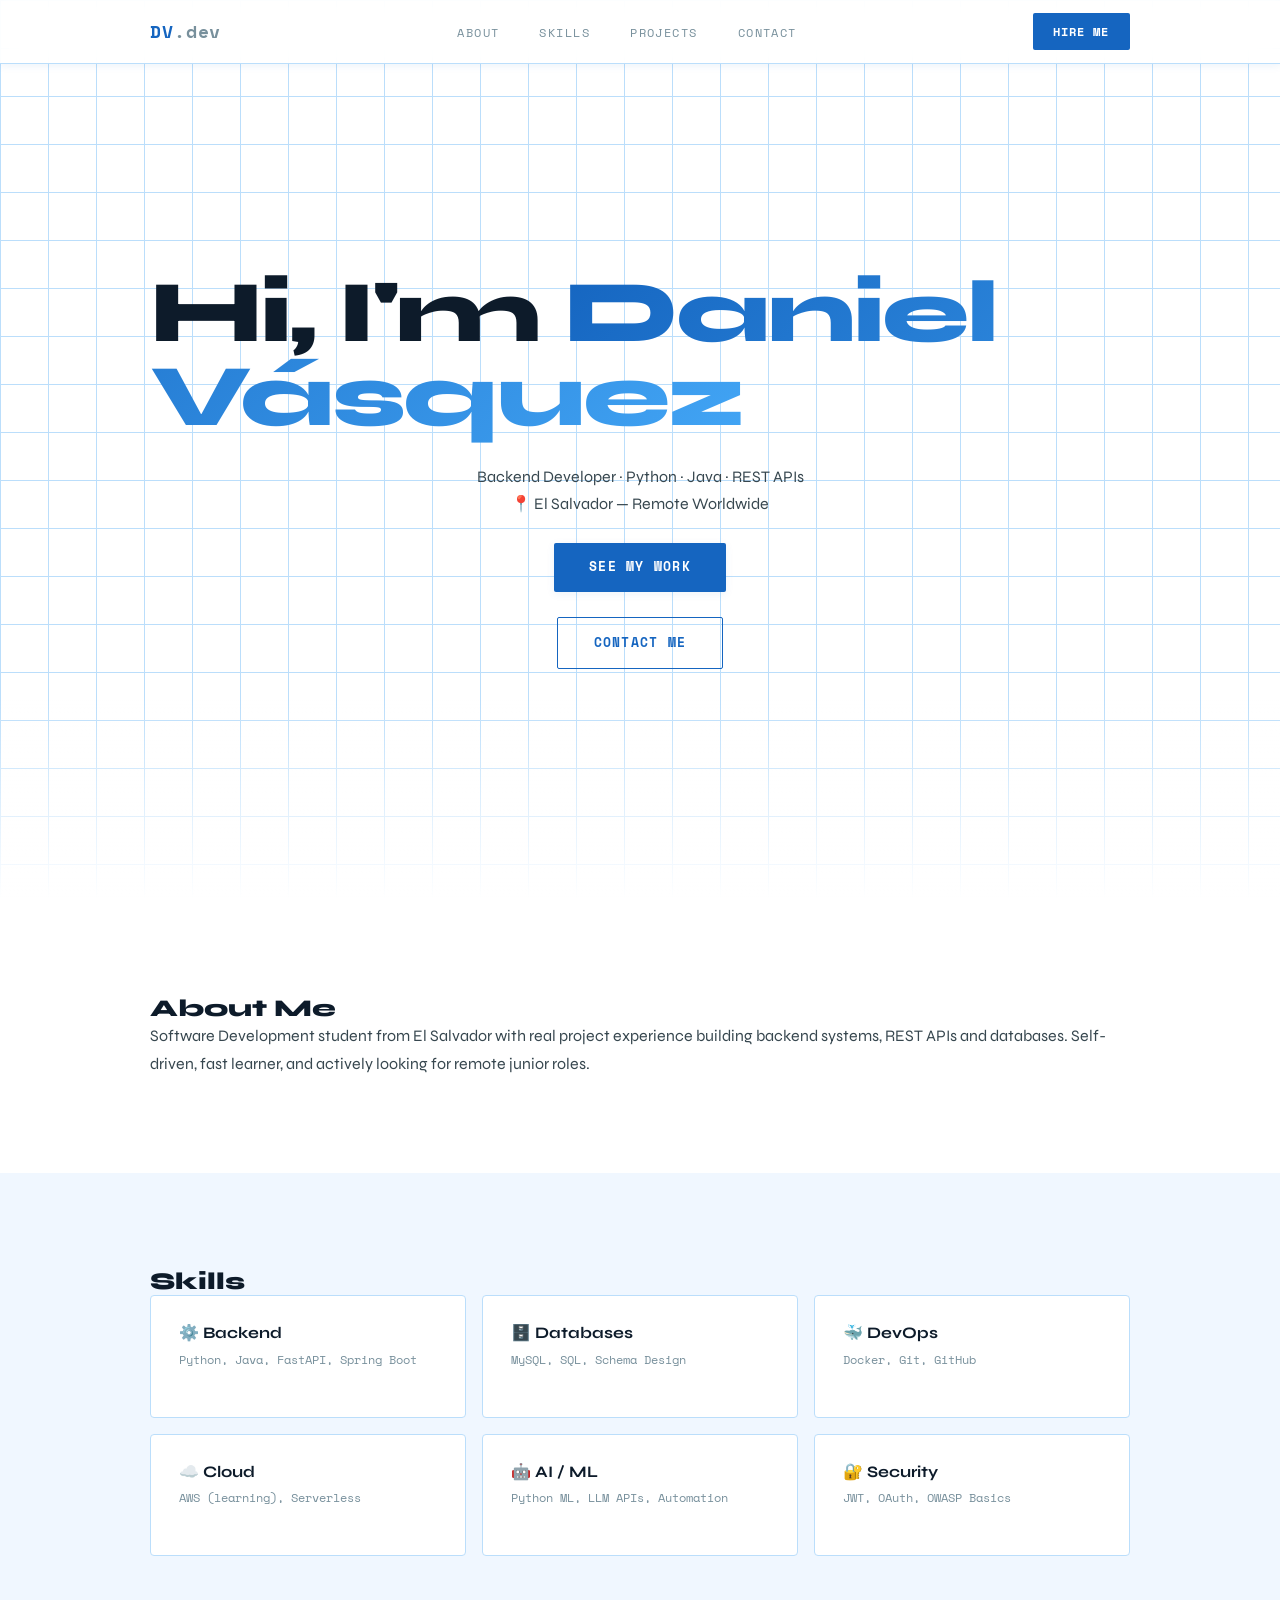
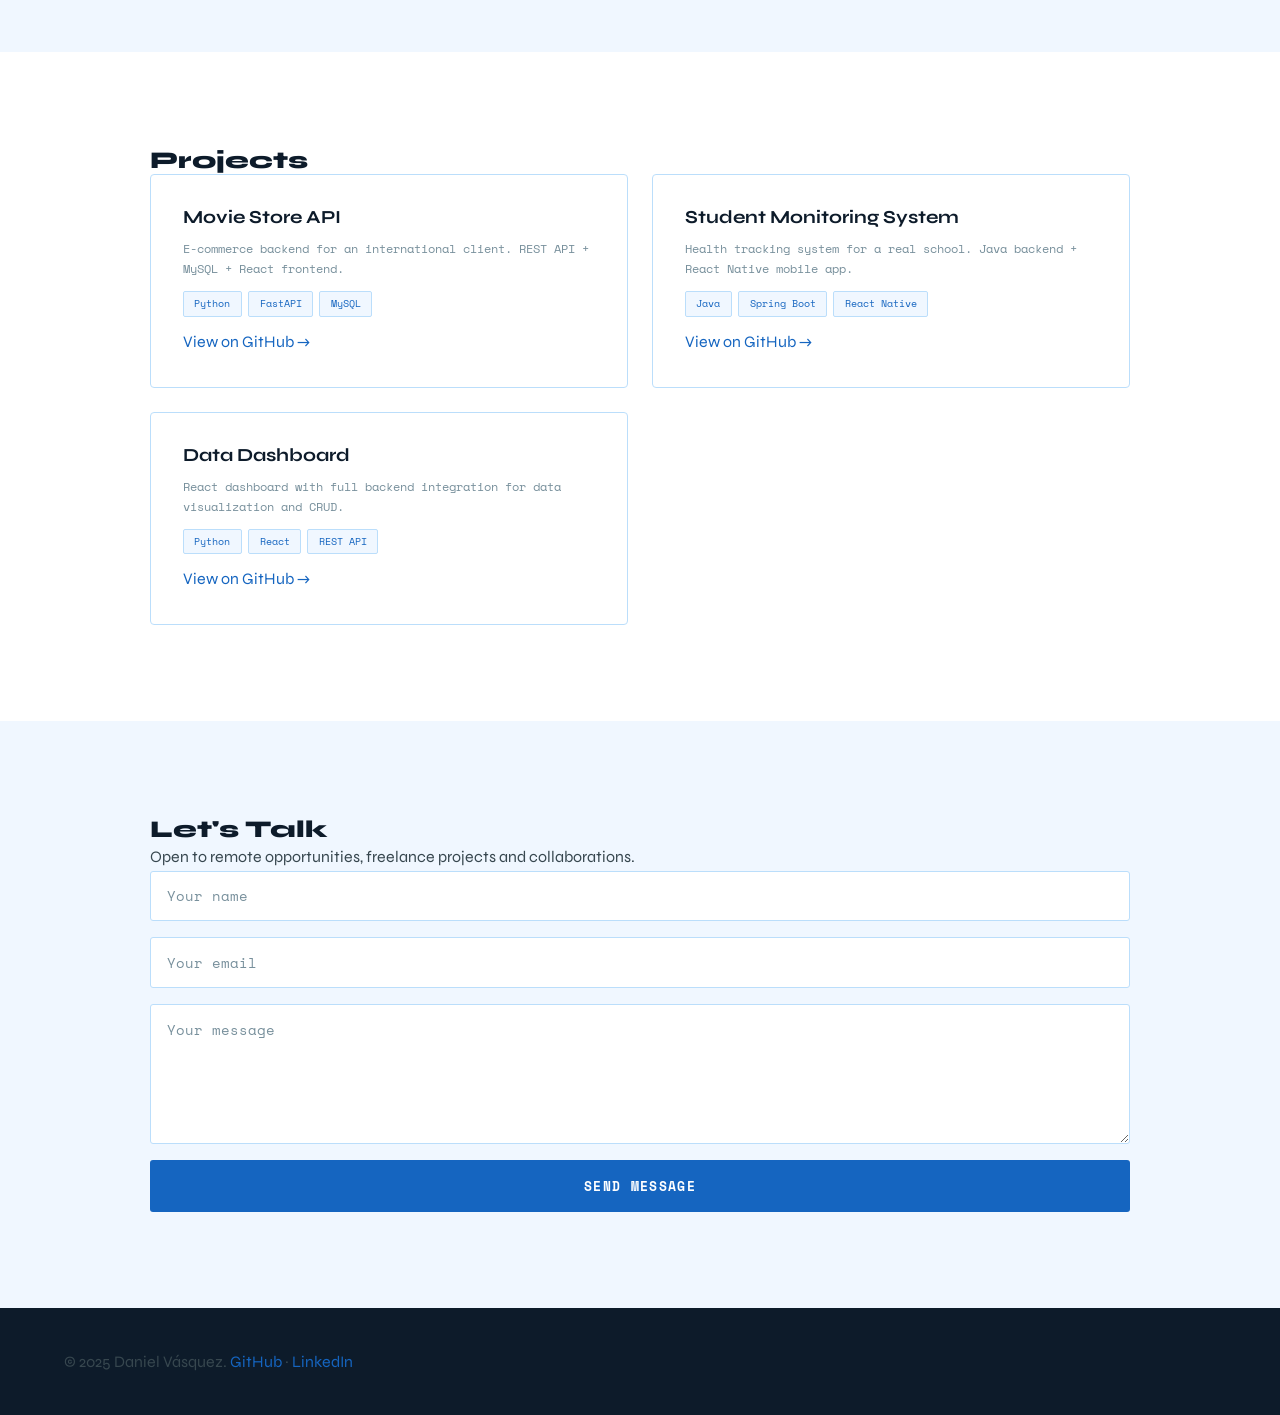
<file: index.html>
<!DOCTYPE html>
<html lang="en">
<head>
    <meta charset="UTF-8">
    <meta name="viewport" content="width=device-width, initial-scale=1.0">
    <title>Daniel Vasquez - Backend Developer</title>
    <link rel="preconnect" href="https://fonts.googleapis.com">
    <link rel="stylesheet" href="css/style.css">
<link href="https://fonts.googleapis.com/css2?family=Space+Mono:wght@400;700&family=Syne:wght@400;700;800&display=swap" rel="stylesheet">
</head>
<body>

    <nav id="navbar">
  <div class="nav-inner">
    <div class="nav-logo">DV<span>.dev</span></div>
    <ul class="nav-links">
      <li><a href="#about">About</a></li>
      <li><a href="#skills">Skills</a></li>
      <li><a href="#projects">Projects</a></li>
      <li><a href="#contact">Contact</a></li>
    </ul>
    <!-- Este botón solo se ve en móvil (CSS lo controla) -->
    <button class="nav-toggle" aria-label="Toggle menu">
      <span></span>
      <span></span>
      <span></span>
    </button>
    <a href="mailto:danielvasquezorellana03@gmail.com" class="nav-cta">Hire me</a>
  </div>
</nav>

    <section id="hero">
    <h1>Hi, I'm <span class="highlight">Daniel Vásquez</span></h1>
    <p class="subtitle">Backend Developer · Python · Java · REST APIs</p>
    <p class="location">📍 El Salvador — Remote Worldwide</p>
    <br>
    <a href="#projects" class="btn-primary">See my work</a>
  <br>
    <a href="#contact" class="btn-outline">Contact me</a>
  </section>

  <!-- ABOUT -->
  <section id="about" class="reveal">
    <h2>About Me</h2>
    <p>
      Software Development student from El Salvador with real project experience
      building backend systems, REST APIs and databases. Self-driven, fast learner,
      and actively looking for remote junior roles.
    </p>
  </section>



  <!-- SKILLS -->
  <section id="skills" class="reveal">
    <h2>Skills</h2>
    <div class="skills-grid">

      <div class="skill-card">
        <h3>⚙️ Backend</h3>
        <p>Python, Java, FastAPI, Spring Boot</p>
      </div>

      <div class="skill-card">
        <h3>🗄️ Databases</h3>
        <p>MySQL, SQL, Schema Design</p>
      </div>

      <div class="skill-card">
        <h3>🐳 DevOps</h3>
        <p>Docker, Git, GitHub</p>
      </div>

      <div class="skill-card">
        <h3>☁️ Cloud</h3>
        <p>AWS (learning), Serverless</p>
      </div>

      <div class="skill-card">
        <h3>🤖 AI / ML</h3>
        <p>Python ML, LLM APIs, Automation</p>
      </div>

      <div class="skill-card">
        <h3>🔐 Security</h3>
        <p>JWT, OAuth, OWASP Basics</p>
      </div>

    </div>
  </section>

  <!-- PROJECTS -->
  <section id="projects" class="reveal">
    <h2>Projects</h2>
    <div class="projects-grid">

      <div class="project-card">
        <h3>Movie Store API</h3>
        <p>E-commerce backend for an international client. REST API + MySQL + React frontend.</p>
        <div class="project-tags">
          <span>Python</span>
          <span>FastAPI</span>
          <span>MySQL</span>
        </div>
        <a href="https://github.com/DanielVasquezz" target="_blank">View on GitHub →</a>
      </div>

      <div class="project-card">
        <h3>Student Monitoring System</h3>
        <p>Health tracking system for a real school. Java backend + React Native mobile app.</p>
        <div class="project-tags">
          <span>Java</span>
          <span>Spring Boot</span>
          <span>React Native</span>
        </div>
        <a href="https://github.com/DanielVasquezz" target="_blank">View on GitHub →</a>
      </div>

      <div class="project-card">
        <h3>Data Dashboard</h3>
        <p>React dashboard with full backend integration for data visualization and CRUD.</p>
        <div class="project-tags">
          <span>Python</span>
          <span>React</span>
          <span>REST API</span>
        </div>
        <a href="https://github.com/DanielVasquezz" target="_blank">View on GitHub →</a>
      </div>

    </div>
  </section>

  <!-- CONTACT -->
  <section id="contact" class="reveal">
    <h2>Let's Talk</h2>
    <p>Open to remote opportunities, freelance projects and collaborations.</p>

    <form id="contact-form">
      <input type="text"  id="name"    placeholder="Your name"    required />
      <input type="email" id="email"   placeholder="Your email"   required />
      <textarea           id="message" placeholder="Your message" required></textarea>
      <button type="submit">Send message</button>
    </form>

    <p id="form-response"></p>
  </section>

  <footer>
    <p>© 2025 Daniel Vásquez.
         <a href="https://github.com/DanielVasquezz">GitHub</a> ·
      <a href="https://www.linkedin.com/in/daniel-vasquez-047a36340/">LinkedIn</a>
    </p>
  </footer>
  
<script type="module" src="js/main.js"></script>


</body>
</html>
</file>
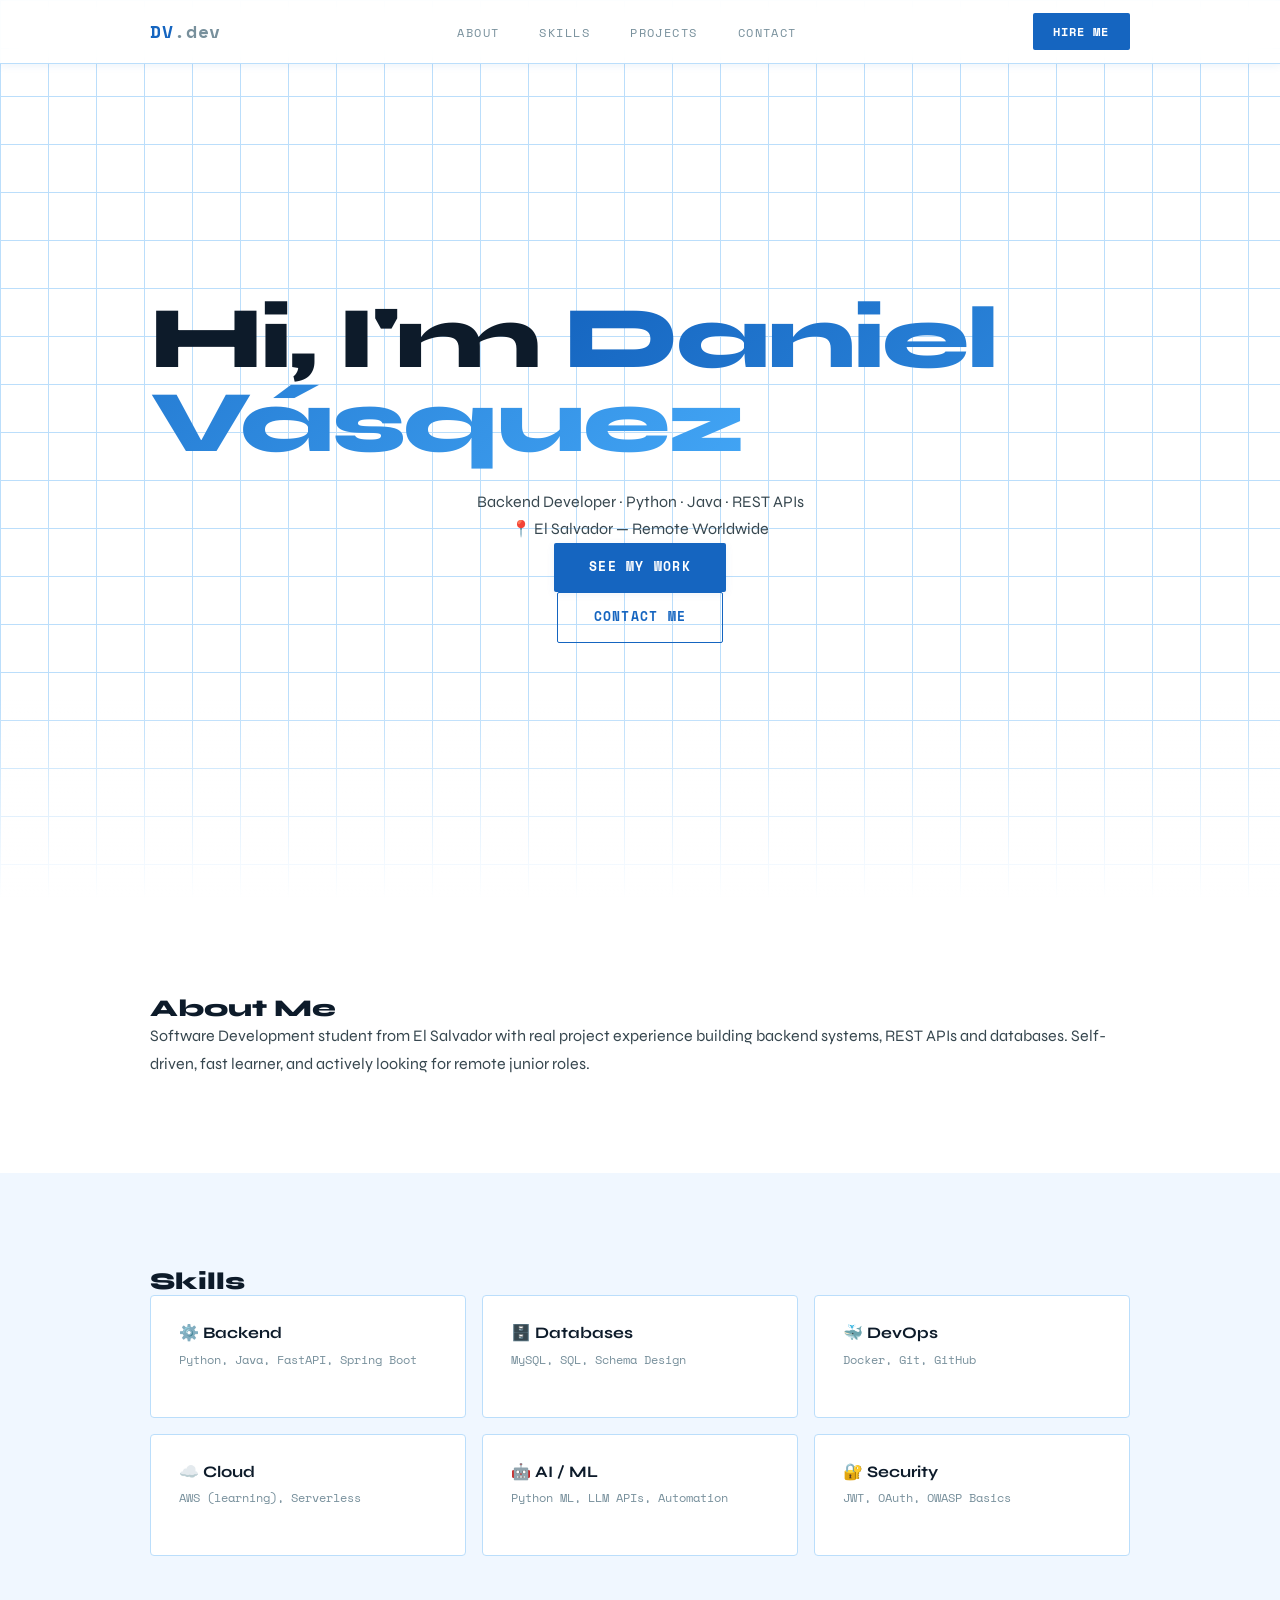
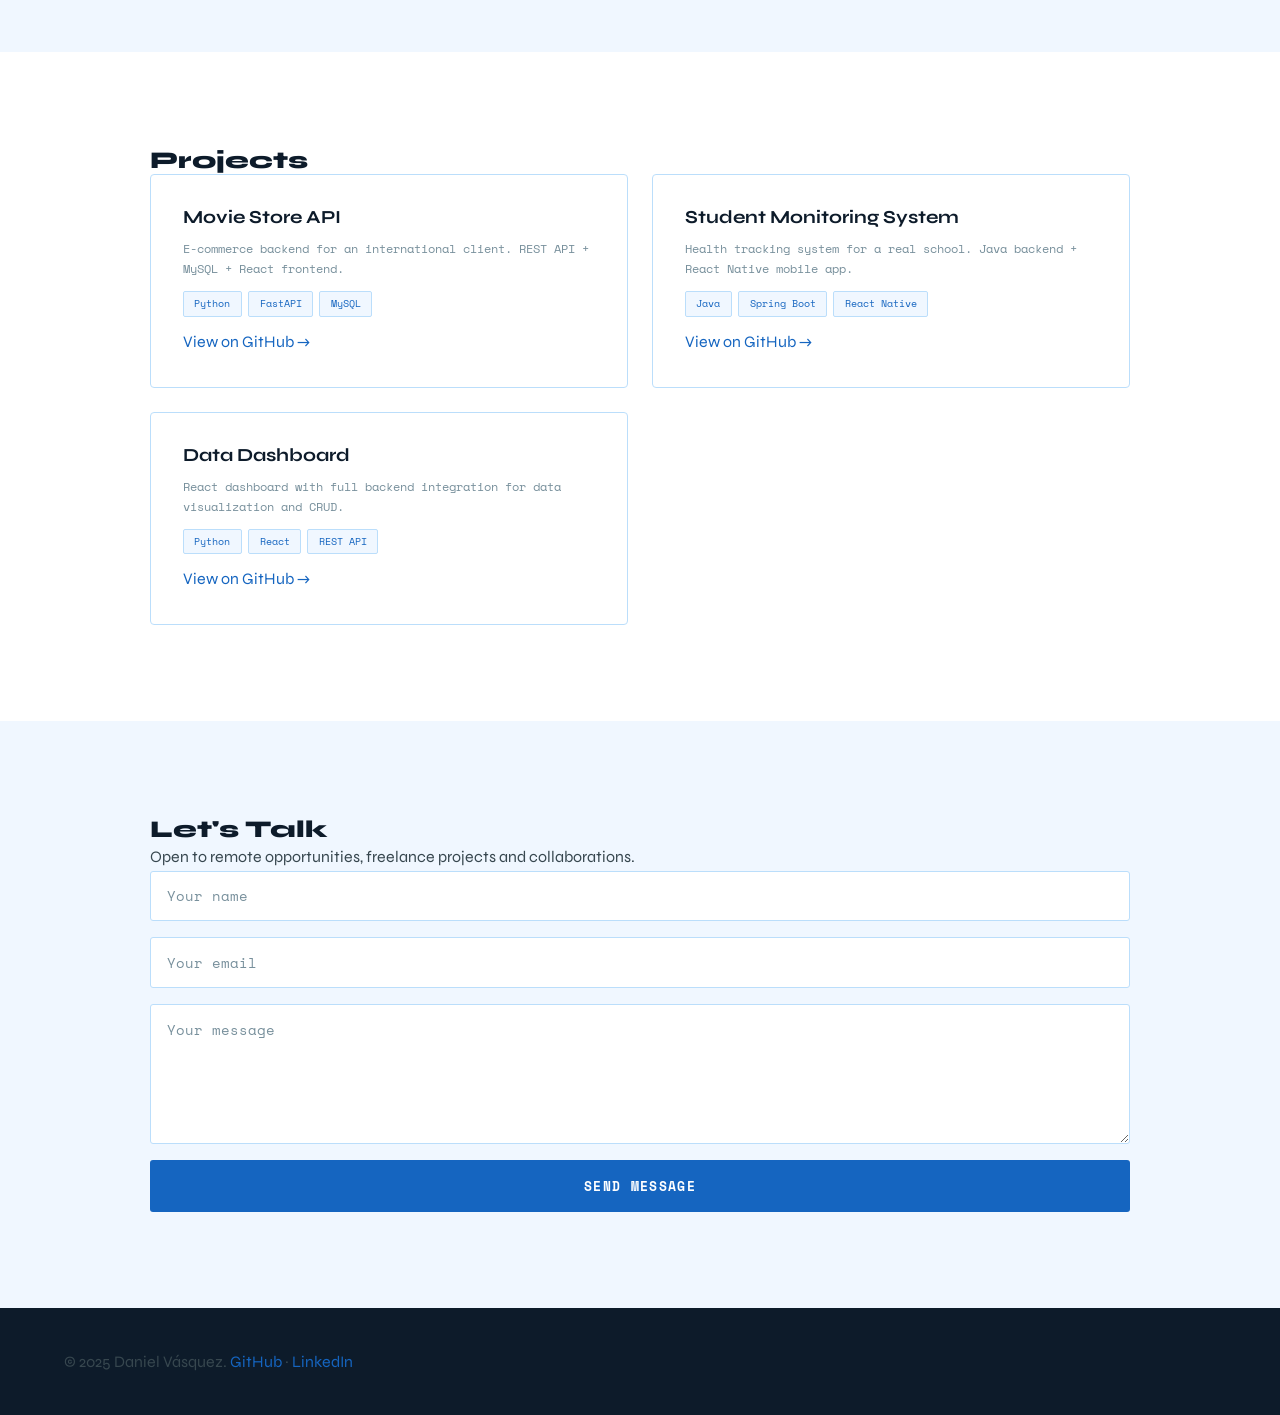
<file: frontend/index.html>
<!DOCTYPE html>
<html lang="en">
<head>
    <meta charset="UTF-8">
    <meta name="viewport" content="width=device-width, initial-scale=1.0">
    <title>Daniel Vasquez - Backend Developer</title>
    <link rel="preconnect" href="https://fonts.googleapis.com">
    <link rel="stylesheet" href="css/style.css">
<link href="https://fonts.googleapis.com/css2?family=Space+Mono:wght@400;700&family=Syne:wght@400;700;800&display=swap" rel="stylesheet">
</head>
<body>

    <nav id="navbar">
  <div class="nav-inner">
    <div class="nav-logo">DV<span>.dev</span></div>
    <ul class="nav-links">
      <li><a href="#about">About</a></li>
      <li><a href="#skills">Skills</a></li>
      <li><a href="#projects">Projects</a></li>
      <li><a href="#contact">Contact</a></li>
    </ul>
    <!-- Este botón solo se ve en móvil (CSS lo controla) -->
    <button class="nav-toggle" aria-label="Toggle menu">
      <span></span>
      <span></span>
      <span></span>
    </button>
    <a href="mailto:danielvasquezorellana03@gmail.com" class="nav-cta">Hire me</a>
  </div>
</nav>

    <section id="hero">
    <h1>Hi, I'm <span class="highlight">Daniel Vásquez</span></h1>
    <p class="subtitle">Backend Developer · Python · Java · REST APIs</p>
    <p class="location">📍 El Salvador — Remote Worldwide</p>
    <a href="#projects" class="btn-primary">See my work</a>
    <a href="#contact" class="btn-outline">Contact me</a>
  </section>

  <!-- ABOUT -->
  <section id="about" class="reveal">
    <h2>About Me</h2>
    <p>
      Software Development student from El Salvador with real project experience
      building backend systems, REST APIs and databases. Self-driven, fast learner,
      and actively looking for remote junior roles.
    </p>
  </section>



  <!-- SKILLS -->
  <section id="skills" class="reveal">
    <h2>Skills</h2>
    <div class="skills-grid">

      <div class="skill-card">
        <h3>⚙️ Backend</h3>
        <p>Python, Java, FastAPI, Spring Boot</p>
      </div>

      <div class="skill-card">
        <h3>🗄️ Databases</h3>
        <p>MySQL, SQL, Schema Design</p>
      </div>

      <div class="skill-card">
        <h3>🐳 DevOps</h3>
        <p>Docker, Git, GitHub</p>
      </div>

      <div class="skill-card">
        <h3>☁️ Cloud</h3>
        <p>AWS (learning), Serverless</p>
      </div>

      <div class="skill-card">
        <h3>🤖 AI / ML</h3>
        <p>Python ML, LLM APIs, Automation</p>
      </div>

      <div class="skill-card">
        <h3>🔐 Security</h3>
        <p>JWT, OAuth, OWASP Basics</p>
      </div>

    </div>
  </section>

  <!-- PROJECTS -->
  <section id="projects" class="reveal">
    <h2>Projects</h2>
    <div class="projects-grid">

      <div class="project-card">
        <h3>Movie Store API</h3>
        <p>E-commerce backend for an international client. REST API + MySQL + React frontend.</p>
        <div class="project-tags">
          <span>Python</span>
          <span>FastAPI</span>
          <span>MySQL</span>
        </div>
        <a href="https://github.com/DanielVasquezz" target="_blank">View on GitHub →</a>
      </div>

      <div class="project-card">
        <h3>Student Monitoring System</h3>
        <p>Health tracking system for a real school. Java backend + React Native mobile app.</p>
        <div class="project-tags">
          <span>Java</span>
          <span>Spring Boot</span>
          <span>React Native</span>
        </div>
        <a href="https://github.com/DanielVasquezz" target="_blank">View on GitHub →</a>
      </div>

      <div class="project-card">
        <h3>Data Dashboard</h3>
        <p>React dashboard with full backend integration for data visualization and CRUD.</p>
        <div class="project-tags">
          <span>Python</span>
          <span>React</span>
          <span>REST API</span>
        </div>
        <a href="https://github.com/DanielVasquezz" target="_blank">View on GitHub →</a>
      </div>

    </div>
  </section>

  <!-- CONTACT -->
  <section id="contact" class="reveal">
    <h2>Let's Talk</h2>
    <p>Open to remote opportunities, freelance projects and collaborations.</p>

    <form id="contact-form">
      <input type="text"  id="name"    placeholder="Your name"    required />
      <input type="email" id="email"   placeholder="Your email"   required />
      <textarea           id="message" placeholder="Your message" required></textarea>
      <button type="submit">Send message</button>
    </form>

    <p id="form-response"></p>
  </section>

  <footer>
    <p>© 2025 Daniel Vásquez.
         <a href="https://github.com/DanielVasquezz">GitHub</a> ·
      <a href="https://www.linkedin.com/in/daniel-vasquez-047a36340/">LinkedIn</a>
    </p>
  </footer>
  
<script type="module" src="js/main.js"></script>


</body>
</html>
</file>
<file: css/style.css>
/* ═══════════════════════════════════════════════════════════
   DANIEL VÁSQUEZ · PORTFOLIO
   Tema: Blanco + Azul profesional
   
   ÍNDICE:
   1.  Variables & Reset
   2.  Tipografía base
   3.  Navbar
   4.  Hero
   5.  Botones
   6.  Secciones generales
   7.  Skills
   8.  Projects
   9.  Contact
   10. Footer
   11. Animaciones
   12. Responsive (móvil)
═══════════════════════════════════════════════════════════ */


/* ══════════════════════════════════════════════════════════
   1. VARIABLES & RESET
   
   Las variables CSS (custom properties) son como constantes
   en programación. Las defines una vez aquí y las reutilizas
   en todo el archivo. Si quieres cambiar el azul principal,
   solo cambias --accent aquí y cambia en TODO el sitio.
══════════════════════════════════════════════════════════ */

:root {
  /* Fondos */
  --bg:          #FFFFFF;   /* Fondo principal — blanco puro */
  --bg-soft:     #F0F7FF;   /* Azul muy suave para secciones alternas */
  --surface:     #F8FAFF;   /* Cards y superficies elevadas */

  /* Azules — de más oscuro a más claro */
  --blue-dark:   #0D47A1;   /* Azul muy oscuro, para títulos importantes */
  --accent:      #1565C0;   /* Azul principal — botones, links, acentos */
  --accent-mid:  #1E88E5;   /* Azul medio — hover states */
  --accent-light:#42A5F5;   /* Azul claro — tags, detalles */
  --accent-glow: #90CAF9;   /* Azul pálido — borders, fondos de tags */

  /* Textos */
  --text:        #0D1B2A;   /* Casi negro — texto principal */
  --text-soft:   #37474F;   /* Gris oscuro — texto secundario */
  --muted:       #78909C;   /* Gris medio — metadata, labels */

  /* Bordes y separadores */
  --border:      #BBDEFB;   /* Azul muy claro — bordes suaves */
  --border-dark: #90CAF9;   /* Azul claro — bordes en hover */

  /* Estado y feedback */
  --success:     #2E7D32;   /* Verde — confirmación de formulario */

  /* Tipografías */
  --font-main: 'Syne', sans-serif;       /* Títulos y UI */
  --font-mono: 'Space Mono', monospace;  /* Código, labels, tags */

  /* Sombras */
  --shadow-sm: 0 2px 8px rgba(21, 101, 192, 0.08);
  --shadow-md: 0 8px 24px rgba(21, 101, 192, 0.12);
  --shadow-lg: 0 16px 40px rgba(21, 101, 192, 0.16);
}

/* Reset universal
   Por defecto, los browsers aplican margin y padding a los elementos.
   Esto los limpia para que TÚ controles el espaciado. */
*, *::before, *::after {
  box-sizing: border-box; /* El padding y border se cuentan DENTRO del ancho */
  margin: 0;
  padding: 0;
}

/* scroll-behavior: smooth hace que los links tipo href="#skills"
   desplacen la página suavemente en vez de saltar bruscamente */
html {
  scroll-behavior: smooth;
}

body {
  background: var(--bg);
  color: var(--text);
  font-family: var(--font-main);
  line-height: 1.6;         /* Espacio entre líneas de texto */
  overflow-x: hidden;       /* Oculta scroll horizontal accidental */
}

/* Todos los links sin subrayado por defecto.
   Cada componente define su propio estilo de link */
a {
  text-decoration: none;
  color: var(--accent);
  transition: color 0.2s;
}

a:hover {
  color: var(--accent-mid);
}

/* Las imágenes no se desbordan de su contenedor */
img {
  max-width: 100%;
  display: block;
}


/* ══════════════════════════════════════════════════════════
   2. TIPOGRAFÍA BASE
   
   Jerarquía visual: h1 > h2 > h3 > p
   Cada nivel tiene su propio tamaño y peso.
══════════════════════════════════════════════════════════ */

h1, h2, h3, h4 {
  font-family: var(--font-main);
  font-weight: 800;
  line-height: 1.1;
  color: var(--text);
}

p {
  color: var(--text-soft);
  line-height: 1.7;
}


/* ══════════════════════════════════════════════════════════
   3. NAVBAR
   
   position: fixed = se queda pegada al top siempre.
   backdrop-filter: blur = efecto "cristal esmerilado" moderno.
   z-index: 100 = se superpone sobre todo el contenido.
══════════════════════════════════════════════════════════ */

#navbar {
  position: fixed;
  top: 0;
  left: 0;
  right: 0;
  height: 64px;
  display: flex;
  align-items: center;
  justify-content: space-between;
  padding: 0 5%;

  /* Blanco semi-transparente con desenfoque */
  background: rgba(255, 255, 255, 0.92);
  backdrop-filter: blur(12px);
  -webkit-backdrop-filter: blur(12px); /* Safari necesita el prefijo -webkit- */

  border-bottom: 1px solid var(--border);
  box-shadow: var(--shadow-sm);

  /* z-index controla qué elemento está "encima" en capas.
     100 es suficiente para que esté sobre todo el contenido. */
  z-index: 100;

  /* Transición para cuando el JS le agregue la clase .scrolled */
  transition: box-shadow 0.3s;
}

/* Clase que JavaScript agrega al hacer scroll */
#navbar.scrolled {
  box-shadow: var(--shadow-md);
}

/* Logo del navbar */
.nav-logo {
  font-family: var(--font-mono);
  font-size: 1.1rem;
  font-weight: 700;
  color: var(--accent);
  letter-spacing: 0.05em;
}

/* El .dev del logo en gris */
.nav-logo span {
  color: var(--muted);
}

/* Lista de links — display flex los pone en fila horizontal */
.nav-links {
  display: flex;
  align-items: center;
  gap: 2.5rem;      /* Espacio entre cada link */
  list-style: none; /* Sin bullets de lista */
}

.nav-links a {
  font-family: var(--font-mono);
  font-size: 0.75rem;
  color: var(--muted);
  text-transform: uppercase;
  letter-spacing: 0.12em;
  position: relative; /* Necesario para el ::after del underline */
  transition: color 0.2s;
}

/* Línea animada debajo de cada link al hacer hover
   Truco: empieza con scaleX(0) y crece a scaleX(1) */
.nav-links a::after {
  content: '';
  position: absolute;
  bottom: -4px;
  left: 0;
  right: 0;
  height: 2px;
  background: var(--accent);
  transform: scaleX(0);         /* Empieza invisible */
  transform-origin: left;       /* Crece desde la izquierda */
  transition: transform 0.25s;
}

.nav-links a:hover {
  color: var(--accent);
}

.nav-links a:hover::after {
  transform: scaleX(1);         /* Se hace visible con hover */
}

/* Botón "Hire Me" del navbar */
.nav-cta {
  font-family: var(--font-mono);
  font-size: 0.75rem;
  font-weight: 700;
  color: #FFFFFF;
  background: var(--accent);
  padding: 0.55rem 1.3rem;
  letter-spacing: 0.08em;
  text-transform: uppercase;
  border-radius: 2px;
  transition: background 0.2s, transform 0.15s;
}

.nav-cta:hover {
  background: var(--blue-dark);
  color: #FFFFFF;
  transform: translateY(-1px);
}

/* Botón hamburguesa para móvil — oculto en desktop */
.nav-toggle {
  display: none;
  flex-direction: column;
  gap: 5px;
  cursor: pointer;
  background: none;
  border: none;
  padding: 4px;
}

.nav-toggle span {
  display: block;
  width: 24px;
  height: 2px;
  background: var(--accent);
  transition: transform 0.3s, opacity 0.3s;
}

/* Animación hamburguesa → X cuando el menú está abierto */
.nav-toggle.open span:nth-child(1) { transform: translateY(7px) rotate(45deg); }
.nav-toggle.open span:nth-child(2) { opacity: 0; }
.nav-toggle.open span:nth-child(3) { transform: translateY(-7px) rotate(-45deg); }


/* ══════════════════════════════════════════════════════════
   4. HERO
   
   min-height: 100vh = ocupa toda la altura de la pantalla.
   display flex + justify-content center = centra el contenido.
   El padding-top: 100px empuja el contenido debajo del navbar.
══════════════════════════════════════════════════════════ */

#hero {
  min-height: 100vh;
  display: flex;
  flex-direction: column;
  justify-content: center;
  padding: 100px 5% 60px;

  /* Líneas de cuadrícula decorativas en el fondo */
  background-image:
    linear-gradient(var(--border) 1px, transparent 1px),
    linear-gradient(90deg, var(--border) 1px, transparent 1px);
  background-size: 48px 48px;
  background-color: var(--bg);

  position: relative;
}

/* Degradado que suaviza la cuadrícula hacia abajo */
#hero::after {
  content: '';
  position: absolute;
  bottom: 0;
  left: 0;
  right: 0;
  height: 200px;
  background: linear-gradient(transparent, var(--bg));
  pointer-events: none; /* No bloquea clicks */
}

/* Etiqueta sobre el título — el pequeño texto de arriba */
.hero-tag {
  font-family: var(--font-mono);
  font-size: 0.75rem;
  color: var(--accent);
  letter-spacing: 0.2em;
  text-transform: uppercase;
  margin-bottom: 1.2rem;
  display: flex;
  align-items: center;
  gap: 0.75rem;

  /* Animación de entrada */
  opacity: 0;
  animation: fadeUp 0.6s 0.1s forwards;
}

/* La línea decorativa antes del texto */
.hero-tag::before {
  content: '';
  display: inline-block;
  width: 28px;
  height: 2px;
  background: var(--accent);
}

/* Título principal h1
   clamp(min, preferido, max) = tamaño fluido según pantalla */
#hero h1 {
  font-size: clamp(2.8rem, 7vw, 5.5rem);
  font-weight: 800;
  line-height: 0.95;
  letter-spacing: -0.03em;
  margin-bottom: 1.5rem;

  opacity: 0;
  animation: fadeUp 0.6s 0.25s forwards;
}

/* El apellido en degradado azul */
.highlight {
  background: linear-gradient(135deg, var(--accent), var(--accent-light));
  -webkit-background-clip: text;   /* Recorta el fondo al texto */
  -webkit-text-fill-color: transparent; /* Hace el texto transparente para ver el fondo */
  background-clip: text;
}

/* Subtítulo debajo del nombre */
.hero-subtitle {
  font-family: var(--font-mono);
  font-size: clamp(0.85rem, 1.5vw, 1rem);
  color: var(--text-soft);
  margin-bottom: 0.75rem;
  max-width: 560px;
  line-height: 1.8;

  opacity: 0;
  animation: fadeUp 0.6s 0.4s forwards;
}

/* Ubicación con punto verde animado */
.hero-location {
  display: flex;
  align-items: center;
  gap: 0.5rem;
  font-family: var(--font-mono);
  font-size: 0.8rem;
  color: var(--muted);
  margin-bottom: 2.5rem;

  opacity: 0;
  animation: fadeUp 0.6s 0.5s forwards;
}

/* Punto pulsante de "disponible" */
.status-dot {
  width: 8px;
  height: 8px;
  background: var(--success);
  border-radius: 50%;
  animation: pulse 2s infinite;
}

/* Contenedor de botones */
.hero-actions {
  display: flex;
  gap: 1rem;
  flex-wrap: wrap; /* En móvil se apilan */

  opacity: 0;
  animation: fadeUp 0.6s 0.6s forwards;
}


/* ══════════════════════════════════════════════════════════
   5. BOTONES
   
   display: inline-block es necesario para que padding y
   transform funcionen en elementos <a>.
══════════════════════════════════════════════════════════ */

.btn-primary {
  display: inline-block;
  background: var(--accent);
  color: #FFFFFF;
  font-family: var(--font-mono);
  font-size: 0.8rem;
  font-weight: 700;
  padding: 0.9rem 2.2rem;
  text-transform: uppercase;
  letter-spacing: 0.1em;
  border-radius: 2px;
  box-shadow: var(--shadow-sm);
  transition: background 0.2s, transform 0.15s, box-shadow 0.2s;
}

.btn-primary:hover {
  background: var(--blue-dark);
  color: #FFFFFF;
  transform: translateY(-2px);
  box-shadow: var(--shadow-md);
}

/* Botón secundario — solo borde, sin fondo */
.btn-outline {
  display: inline-block;
  background: transparent;
  color: var(--accent);
  font-family: var(--font-mono);
  font-size: 0.8rem;
  font-weight: 700;
  padding: 0.9rem 2.2rem;
  border: 1.5px solid var(--accent);
  text-transform: uppercase;
  letter-spacing: 0.1em;
  border-radius: 2px;
  transition: background 0.2s, transform 0.15s, color 0.2s;
}

.btn-outline:hover {
  background: var(--bg-soft);
  color: var(--blue-dark);
  border-color: var(--blue-dark);
  transform: translateY(-2px);
}


/* ══════════════════════════════════════════════════════════
   6. SECCIONES GENERALES
   
   Alternamos el color de fondo entre secciones para dar
   separación visual sin usar líneas o borders.
══════════════════════════════════════════════════════════ */

section {
  padding: 6rem 5%;
}

section {
  scroll-margin-top: 80px;
}


section > * {
  max-width: 980px;    /* Ancho máximo del contenido */
  margin-left: auto;   /* auto + auto = centra el elemento */
  margin-right: auto;
}

#navbar {
  
    max-width: 100%;
}

.nav-inner {
    max-width: 980px;
  margin: 0 auto;
  width: 100%;
  display: flex;
  align-items: center;
  justify-content: space-between;
}




/* Contenedor interno que limita el ancho máximo */
.container {
  max-width: 1100px;
  margin: 0 auto; /* Centra horizontalmente */
}

/* Secciones de fondo alterno */
section:nth-child(even) {
  background: var(--bg-soft);
}

/* Label pequeño sobre cada título de sección */
.section-label {
  font-family: var(--font-mono);
  font-size: 0.7rem;
  color: var(--accent-mid);
  letter-spacing: 0.25em;
  text-transform: uppercase;
  margin-bottom: 0.6rem;
  display: flex;
  align-items: center;
  gap: 0.75rem;
}

.section-label::before {
  content: '';
  width: 20px;
  height: 2px;
  background: var(--accent-light);
}

/* Título de cada sección */
.section-title {
  font-size: clamp(1.8rem, 3.5vw, 2.8rem);
  font-weight: 800;
  color: var(--text);
  margin-bottom: 3rem;
  position: relative;
  padding-bottom: 1rem;
}

/* Línea azul decorativa bajo el título */
.section-title::after {
  content: '';
  position: absolute;
  bottom: 0;
  left: 0;
  width: 48px;
  height: 3px;
  background: linear-gradient(90deg, var(--accent), var(--accent-light));
  border-radius: 2px;
}


/* ══════════════════════════════════════════════════════════
   7. SKILLS
   
   CSS Grid con auto-fill crea las columnas automáticamente
   según el espacio disponible. No necesitas media queries
   para que sea responsivo — el grid lo hace solo.
══════════════════════════════════════════════════════════ */

#skills {
  background: var(--bg-soft);
}

/* Barra de estadísticas */
.stats-bar {
  display: flex;
  flex-wrap: wrap;
  gap: 1px;             /* El gap crea la "grilla" de separación */
  background: var(--border); /* El fondo del wrapper se ve entre los items */
  border: 1px solid var(--border);
  border-radius: 4px;
  overflow: hidden;
  margin-bottom: 3rem;
}

.stat {
  flex: 1;
  min-width: 120px;
  background: var(--bg);
  padding: 1.5rem;
  text-align: center;
}

.stat-num {
  display: block;
  font-size: 2rem;
  font-weight: 800;
  color: var(--accent);
  line-height: 1;
  margin-bottom: 0.3rem;
}

.stat-label {
  font-family: var(--font-mono);
  font-size: 0.65rem;
  color: var(--muted);
  text-transform: uppercase;
  letter-spacing: 0.1em;
}

/* Grid de cards de skills */
.skills-grid {
  display: grid;
  /* auto-fill llena el espacio con columnas de mínimo 280px */
  grid-template-columns: repeat(auto-fill, minmax(280px, 1fr));
  gap: 1rem;
}

.skill-card {
  background: var(--bg);
  border: 1px solid var(--border);
  border-radius: 4px;
  padding: 1.75rem;
  position: relative;
  overflow: hidden;

  /* transition lista la propiedad que se va a animar */
  transition: border-color 0.3s, box-shadow 0.3s, transform 0.2s;
}

/* Barra de color en la parte superior de cada card */
.skill-card::before {
  content: '';
  position: absolute;
  top: 0; left: 0; right: 0;
  height: 3px;
  background: linear-gradient(90deg, var(--accent), var(--accent-light));
  transform: scaleX(0);     /* Oculto por defecto */
  transform-origin: left;
  transition: transform 0.35s;
}

.skill-card:hover {
  border-color: var(--border-dark);
  box-shadow: var(--shadow-md);
  transform: translateY(-4px);
}

.skill-card:hover::before {
  transform: scaleX(1);     /* Visible en hover */
}

/* Ícono del skill */
.skill-icon {
  font-size: 2rem;
  margin-bottom: 1rem;
  display: block;
}

.skill-card h3 {
  font-size: 1rem;
  font-weight: 700;
  color: var(--text);
  margin-bottom: 0.5rem;
}

.skill-card p {
  font-family: var(--font-mono);
  font-size: 0.72rem;
  color: var(--muted);
  line-height: 1.7;
  margin-bottom: 1.2rem;
}

/* Tags de tecnologías */
.skill-tags {
  display: flex;
  flex-wrap: wrap;
  gap: 0.4rem;
}

.tag {
  font-family: var(--font-mono);
  font-size: 0.62rem;
  padding: 0.25rem 0.65rem;
  background: var(--bg-soft);
  border: 1px solid var(--accent-glow);
  color: var(--accent);
  border-radius: 2px;
  letter-spacing: 0.04em;
}

/* Tags de skills "en aprendizaje" */
.tag.learning {
  background: #EDE7F6;
  border-color: #B39DDB;
  color: #5E35B1;
}

/* Badge "Learning" en la esquina */
.learning-badge {
  position: absolute;
  top: 1rem;
  right: 1rem;
  font-family: var(--font-mono);
  font-size: 0.58rem;
  padding: 0.2rem 0.5rem;
  background: #EDE7F6;
  border: 1px solid #B39DDB;
  color: #5E35B1;
  letter-spacing: 0.08em;
  text-transform: uppercase;
  border-radius: 2px;
}


/* ══════════════════════════════════════════════════════════
   8. PROJECTS
══════════════════════════════════════════════════════════ */

.projects-grid {
  display: grid;
  grid-template-columns: repeat(auto-fill, minmax(320px, 1fr));
  gap: 1.5rem;
}

.project-card {
  background: var(--bg);
  border: 1px solid var(--border);
  border-radius: 4px;
  padding: 2rem;
  display: flex;
  flex-direction: column;  /* Apila los elementos verticalmente */
  gap: 0.75rem;
  transition: border-color 0.3s, box-shadow 0.3s, transform 0.2s;
  position: relative;
  overflow: hidden;
}

/* Acento de color en el lado izquierdo */
.project-card::before {
  content: '';
  position: absolute;
  top: 0; bottom: 0; left: 0;
  width: 3px;
  background: linear-gradient(180deg, var(--accent), var(--accent-light));
  transform: scaleY(0);
  transform-origin: top;
  transition: transform 0.35s;
}

.project-card:hover {
  border-color: var(--border-dark);
  box-shadow: var(--shadow-lg);
  transform: translateY(-5px);
}

.project-card:hover::before {
  transform: scaleY(1);
}

/* Número del proyecto — decorativo */
.project-num {
  font-family: var(--font-mono);
  font-size: 0.65rem;
  color: var(--accent-light);
  letter-spacing: 0.1em;
}

.project-card h3 {
  font-size: 1.15rem;
  font-weight: 700;
  color: var(--text);
}

.project-card p {
  font-family: var(--font-mono);
  font-size: 0.73rem;
  color: var(--muted);
  line-height: 1.7;
  flex: 1; /* Empuja el link al fondo de la card */
}

/* Tags del stack de tecnologías */
.project-tags {
  display: flex;
  flex-wrap: wrap;
  gap: 0.4rem;
}

.project-tags span {
  font-family: var(--font-mono);
  font-size: 0.62rem;
  padding: 0.25rem 0.65rem;
  background: var(--bg-soft);
  border: 1px solid var(--border);
  color: var(--accent);
  border-radius: 2px;
}

/* Link "View on GitHub" */
.project-link {
  font-family: var(--font-mono);
  font-size: 0.75rem;
  color: var(--accent);
  display: inline-flex;
  align-items: center;
  gap: 0.4rem;
  transition: gap 0.2s, color 0.2s;
}

.project-link:hover {
  color: var(--blue-dark);
  gap: 0.7rem; /* La flecha "→" se aleja un poco */
}


/* ══════════════════════════════════════════════════════════
   9. CONTACT
   
   El formulario es el componente más interactivo.
   Los estados :focus son importantes para accesibilidad —
   el usuario sabe en qué campo está escribiendo.
══════════════════════════════════════════════════════════ */

#contact {
  background: var(--bg-soft);
}

.contact-wrapper {
  display: grid;
  grid-template-columns: 1fr 1fr;
  gap: 4rem;
  align-items: start;
}

/* Info de contacto — lado izquierdo */
.contact-info p {
  font-size: 1rem;
  color: var(--text-soft);
  margin-bottom: 2rem;
  line-height: 1.8;
}

.contact-item {
  display: flex;
  align-items: center;
  gap: 0.75rem;
  font-family: var(--font-mono);
  font-size: 0.8rem;
  color: var(--text-soft);
  margin-bottom: 1rem;
}

.contact-item a {
  color: var(--accent);
  transition: color 0.2s;
}

.contact-item a:hover {
  color: var(--blue-dark);
}

/* Formulario — lado derecho */
#contact-form {
  display: flex;
  flex-direction: column;
  gap: 1rem;
}

/* Estilos base compartidos para inputs y textarea */
#contact-form input,
#contact-form textarea {
  width: 100%;
  background: var(--bg);
  border: 1.5px solid var(--border);
  border-radius: 3px;
  color: var(--text);
  font-family: var(--font-mono);
  font-size: 0.85rem;
  padding: 0.9rem 1rem;

  /* outline: none elimina el borde azul del browser */
  outline: none;
  transition: border-color 0.2s, box-shadow 0.2s;
}

/* El placeholder es el texto que aparece cuando el campo está vacío */
#contact-form input::placeholder,
#contact-form textarea::placeholder {
  color: var(--muted);
}

/* :focus se activa cuando el usuario hace click en el campo */
#contact-form input:focus,
#contact-form textarea:focus {
  border-color: var(--accent);
  box-shadow: 0 0 0 3px rgba(21, 101, 192, 0.1); /* Halo azul sutil */
}

#contact-form textarea {
  min-height: 140px;
  resize: vertical; /* El usuario puede agrandar verticalmente */
}

/* Botón de enviar */
#contact-form button {
  background: var(--accent);
  color: #FFFFFF;
  font-family: var(--font-mono);
  font-size: 0.82rem;
  font-weight: 700;
  padding: 1rem;
  border: none;
  border-radius: 3px;
  text-transform: uppercase;
  letter-spacing: 0.1em;
  cursor: pointer;
  transition: background 0.2s, transform 0.15s, box-shadow 0.2s;
}

#contact-form button:hover {
  background: var(--blue-dark);
  transform: translateY(-2px);
  box-shadow: var(--shadow-md);
}

/* Estado "enviando..." del botón — JavaScript agrega esta clase */
#contact-form button:disabled {
  background: var(--muted);
  cursor: not-allowed;
  transform: none;
}

/* Mensaje de respuesta debajo del formulario */
#form-response {
  font-family: var(--font-mono);
  font-size: 0.8rem;
  color: var(--success);
  padding: 0.75rem 1rem;
  border-radius: 3px;
  display: none; /* JavaScript lo muestra con display: block */
}

#form-response.error {
  color: #C62828;
  background: #FFEBEE;
  border: 1px solid #FFCDD2;
}

#form-response.success {
  color: var(--success);
  background: #E8F5E9;
  border: 1px solid #C8E6C9;
}


/* ══════════════════════════════════════════════════════════
   10. FOOTER
══════════════════════════════════════════════════════════ */

footer {
  background: var(--text);   /* Fondo casi negro para contraste */
  color: var(--muted);
  padding: 2.5rem 5%;
  display: flex;
  justify-content: space-between;
  align-items: center;
  flex-wrap: wrap;
  gap: 1rem;
}

.footer-text {
  font-family: var(--font-mono);
  font-size: 0.72rem;
  color: #90A4AE;
}

.footer-links {
  display: flex;
  gap: 1.5rem;
  list-style: none;
}

.footer-links a {
  font-family: var(--font-mono);
  font-size: 0.72rem;
  color: #90A4AE;
  transition: color 0.2s;
}

.footer-links a:hover {
  color: var(--accent-light);
}


/* ══════════════════════════════════════════════════════════
   11. ANIMACIONES
   
   fadeUp: los elementos entran desde abajo con fade.
   Se activa con la clase .visible que JavaScript agrega
   cuando el elemento entra en el viewport (IntersectionObserver).
   
   pulse: el punto verde que "respira".
══════════════════════════════════════════════════════════ */

@keyframes fadeUp {
  from {
    opacity: 0;
    transform: translateY(20px);
  }
  to {
    opacity: 1;
    transform: translateY(0);
  }
}

@keyframes pulse {
  0%, 100% { opacity: 1;   transform: scale(1); }
  50%       { opacity: 0.4; transform: scale(0.7); }
}

/* Estado inicial de elementos que se revelan al hacer scroll */
.reveal {
  opacity: 0;
  transform: translateY(24px);
  transition: opacity 0.6s ease, transform 0.6s ease;
}

/* JavaScript agrega .visible cuando el elemento entra en pantalla */
.reveal.visible {
  opacity: 1;
  transform: translateY(0);
}

/* Delay escalonado para cards — se revelan una por una */
.reveal-delay-1 { transition-delay: 0.1s; }
.reveal-delay-2 { transition-delay: 0.2s; }
.reveal-delay-3 { transition-delay: 0.3s; }
.reveal-delay-4 { transition-delay: 0.4s; }
.reveal-delay-5 { transition-delay: 0.5s; }
.reveal-delay-6 { transition-delay: 0.6s; }


/* ══════════════════════════════════════════════════════════
   12. RESPONSIVE — MOBILE FIRST
   
   @media (max-width: 768px) = pantallas menores a 768px.
   768px es el breakpoint estándar para tablets/móviles.
   
   Aquí sobreescribimos estilos de desktop para que
   todo se vea bien en pantallas pequeñas.
══════════════════════════════════════════════════════════ */

@media (max-width: 768px) {

  /* Navbar — ocultar links, mostrar hamburguesa */
  .nav-links {
    display: none;
    position: fixed;
    top: 64px;        /* Debajo del navbar */
    left: 0; right: 0;
    background: var(--bg);
    flex-direction: column;
    align-items: center;
    gap: 0;
    border-bottom: 1px solid var(--border);
    box-shadow: var(--shadow-md);
  }

  /* Cuando JavaScript agrega .open, el menú aparece */
  .nav-links.open {
    display: flex;
  }

  .nav-links li {
    width: 100%;
    text-align: center;
    border-bottom: 1px solid var(--border);
  }

  .nav-links a {
    display: block;
    padding: 1.1rem;
    font-size: 0.85rem;
  }

  .nav-links a::after {
    display: none; /* Sin underline animado en móvil */
  }

  .nav-cta { display: none; }
  .nav-toggle { display: flex; }

  /* Hero */
  #hero h1 { font-size: 2.4rem; }

  .hero-actions {
    flex-direction: column;
  }

  .btn-primary,
  .btn-outline {
    text-align: center;
  }

  /* Contact — de 2 columnas a 1 */
  .contact-wrapper {
    grid-template-columns: 1fr;
    gap: 2.5rem;
  }

  /* Footer — centrado en móvil */
  footer {
    flex-direction: column;
    text-align: center;
  }
}

/* Pantallas muy pequeñas */
@media (max-width: 480px) {
  section { padding: 4rem 5%; }
  #hero h1 { font-size: 2rem; }
  .skills-grid,
  .projects-grid {
    grid-template-columns: 1fr; /* Una sola columna */
  }
}
</file>
<file: frontend/css/style.css>
/* ═══════════════════════════════════════════════════════════
   DANIEL VÁSQUEZ · PORTFOLIO
   Tema: Blanco + Azul profesional
   
   ÍNDICE:
   1.  Variables & Reset
   2.  Tipografía base
   3.  Navbar
   4.  Hero
   5.  Botones
   6.  Secciones generales
   7.  Skills
   8.  Projects
   9.  Contact
   10. Footer
   11. Animaciones
   12. Responsive (móvil)
═══════════════════════════════════════════════════════════ */


/* ══════════════════════════════════════════════════════════
   1. VARIABLES & RESET
   
   Las variables CSS (custom properties) son como constantes
   en programación. Las defines una vez aquí y las reutilizas
   en todo el archivo. Si quieres cambiar el azul principal,
   solo cambias --accent aquí y cambia en TODO el sitio.
══════════════════════════════════════════════════════════ */

:root {
  /* Fondos */
  --bg:          #FFFFFF;   /* Fondo principal — blanco puro */
  --bg-soft:     #F0F7FF;   /* Azul muy suave para secciones alternas */
  --surface:     #F8FAFF;   /* Cards y superficies elevadas */

  /* Azules — de más oscuro a más claro */
  --blue-dark:   #0D47A1;   /* Azul muy oscuro, para títulos importantes */
  --accent:      #1565C0;   /* Azul principal — botones, links, acentos */
  --accent-mid:  #1E88E5;   /* Azul medio — hover states */
  --accent-light:#42A5F5;   /* Azul claro — tags, detalles */
  --accent-glow: #90CAF9;   /* Azul pálido — borders, fondos de tags */

  /* Textos */
  --text:        #0D1B2A;   /* Casi negro — texto principal */
  --text-soft:   #37474F;   /* Gris oscuro — texto secundario */
  --muted:       #78909C;   /* Gris medio — metadata, labels */

  /* Bordes y separadores */
  --border:      #BBDEFB;   /* Azul muy claro — bordes suaves */
  --border-dark: #90CAF9;   /* Azul claro — bordes en hover */

  /* Estado y feedback */
  --success:     #2E7D32;   /* Verde — confirmación de formulario */

  /* Tipografías */
  --font-main: 'Syne', sans-serif;       /* Títulos y UI */
  --font-mono: 'Space Mono', monospace;  /* Código, labels, tags */

  /* Sombras */
  --shadow-sm: 0 2px 8px rgba(21, 101, 192, 0.08);
  --shadow-md: 0 8px 24px rgba(21, 101, 192, 0.12);
  --shadow-lg: 0 16px 40px rgba(21, 101, 192, 0.16);
}

/* Reset universal
   Por defecto, los browsers aplican margin y padding a los elementos.
   Esto los limpia para que TÚ controles el espaciado. */
*, *::before, *::after {
  box-sizing: border-box; /* El padding y border se cuentan DENTRO del ancho */
  margin: 0;
  padding: 0;
}

/* scroll-behavior: smooth hace que los links tipo href="#skills"
   desplacen la página suavemente en vez de saltar bruscamente */
html {
  scroll-behavior: smooth;
}

body {
  background: var(--bg);
  color: var(--text);
  font-family: var(--font-main);
  line-height: 1.6;         /* Espacio entre líneas de texto */
  overflow-x: hidden;       /* Oculta scroll horizontal accidental */
}

/* Todos los links sin subrayado por defecto.
   Cada componente define su propio estilo de link */
a {
  text-decoration: none;
  color: var(--accent);
  transition: color 0.2s;
}

a:hover {
  color: var(--accent-mid);
}

/* Las imágenes no se desbordan de su contenedor */
img {
  max-width: 100%;
  display: block;
}


/* ══════════════════════════════════════════════════════════
   2. TIPOGRAFÍA BASE
   
   Jerarquía visual: h1 > h2 > h3 > p
   Cada nivel tiene su propio tamaño y peso.
══════════════════════════════════════════════════════════ */

h1, h2, h3, h4 {
  font-family: var(--font-main);
  font-weight: 800;
  line-height: 1.1;
  color: var(--text);
}

p {
  color: var(--text-soft);
  line-height: 1.7;
}


/* ══════════════════════════════════════════════════════════
   3. NAVBAR
   
   position: fixed = se queda pegada al top siempre.
   backdrop-filter: blur = efecto "cristal esmerilado" moderno.
   z-index: 100 = se superpone sobre todo el contenido.
══════════════════════════════════════════════════════════ */

#navbar {
  position: fixed;
  top: 0;
  left: 0;
  right: 0;
  height: 64px;
  display: flex;
  align-items: center;
  justify-content: space-between;
  padding: 0 5%;

  /* Blanco semi-transparente con desenfoque */
  background: rgba(255, 255, 255, 0.92);
  backdrop-filter: blur(12px);
  -webkit-backdrop-filter: blur(12px); /* Safari necesita el prefijo -webkit- */

  border-bottom: 1px solid var(--border);
  box-shadow: var(--shadow-sm);

  /* z-index controla qué elemento está "encima" en capas.
     100 es suficiente para que esté sobre todo el contenido. */
  z-index: 100;

  /* Transición para cuando el JS le agregue la clase .scrolled */
  transition: box-shadow 0.3s;
}

/* Clase que JavaScript agrega al hacer scroll */
#navbar.scrolled {
  box-shadow: var(--shadow-md);
}

/* Logo del navbar */
.nav-logo {
  font-family: var(--font-mono);
  font-size: 1.1rem;
  font-weight: 700;
  color: var(--accent);
  letter-spacing: 0.05em;
}

/* El .dev del logo en gris */
.nav-logo span {
  color: var(--muted);
}

/* Lista de links — display flex los pone en fila horizontal */
.nav-links {
  display: flex;
  align-items: center;
  gap: 2.5rem;      /* Espacio entre cada link */
  list-style: none; /* Sin bullets de lista */
}

.nav-links a {
  font-family: var(--font-mono);
  font-size: 0.75rem;
  color: var(--muted);
  text-transform: uppercase;
  letter-spacing: 0.12em;
  position: relative; /* Necesario para el ::after del underline */
  transition: color 0.2s;
}

/* Línea animada debajo de cada link al hacer hover
   Truco: empieza con scaleX(0) y crece a scaleX(1) */
.nav-links a::after {
  content: '';
  position: absolute;
  bottom: -4px;
  left: 0;
  right: 0;
  height: 2px;
  background: var(--accent);
  transform: scaleX(0);         /* Empieza invisible */
  transform-origin: left;       /* Crece desde la izquierda */
  transition: transform 0.25s;
}

.nav-links a:hover {
  color: var(--accent);
}

.nav-links a:hover::after {
  transform: scaleX(1);         /* Se hace visible con hover */
}

/* Botón "Hire Me" del navbar */
.nav-cta {
  font-family: var(--font-mono);
  font-size: 0.75rem;
  font-weight: 700;
  color: #FFFFFF;
  background: var(--accent);
  padding: 0.55rem 1.3rem;
  letter-spacing: 0.08em;
  text-transform: uppercase;
  border-radius: 2px;
  transition: background 0.2s, transform 0.15s;
}

.nav-cta:hover {
  background: var(--blue-dark);
  color: #FFFFFF;
  transform: translateY(-1px);
}

/* Botón hamburguesa para móvil — oculto en desktop */
.nav-toggle {
  display: none;
  flex-direction: column;
  gap: 5px;
  cursor: pointer;
  background: none;
  border: none;
  padding: 4px;
}

.nav-toggle span {
  display: block;
  width: 24px;
  height: 2px;
  background: var(--accent);
  transition: transform 0.3s, opacity 0.3s;
}

/* Animación hamburguesa → X cuando el menú está abierto */
.nav-toggle.open span:nth-child(1) { transform: translateY(7px) rotate(45deg); }
.nav-toggle.open span:nth-child(2) { opacity: 0; }
.nav-toggle.open span:nth-child(3) { transform: translateY(-7px) rotate(-45deg); }


/* ══════════════════════════════════════════════════════════
   4. HERO
   
   min-height: 100vh = ocupa toda la altura de la pantalla.
   display flex + justify-content center = centra el contenido.
   El padding-top: 100px empuja el contenido debajo del navbar.
══════════════════════════════════════════════════════════ */

#hero {
  min-height: 100vh;
  display: flex;
  flex-direction: column;
  justify-content: center;
  padding: 100px 5% 60px;

  /* Líneas de cuadrícula decorativas en el fondo */
  background-image:
    linear-gradient(var(--border) 1px, transparent 1px),
    linear-gradient(90deg, var(--border) 1px, transparent 1px);
  background-size: 48px 48px;
  background-color: var(--bg);

  position: relative;
}

/* Degradado que suaviza la cuadrícula hacia abajo */
#hero::after {
  content: '';
  position: absolute;
  bottom: 0;
  left: 0;
  right: 0;
  height: 200px;
  background: linear-gradient(transparent, var(--bg));
  pointer-events: none; /* No bloquea clicks */
}

/* Etiqueta sobre el título — el pequeño texto de arriba */
.hero-tag {
  font-family: var(--font-mono);
  font-size: 0.75rem;
  color: var(--accent);
  letter-spacing: 0.2em;
  text-transform: uppercase;
  margin-bottom: 1.2rem;
  display: flex;
  align-items: center;
  gap: 0.75rem;

  /* Animación de entrada */
  opacity: 0;
  animation: fadeUp 0.6s 0.1s forwards;
}

/* La línea decorativa antes del texto */
.hero-tag::before {
  content: '';
  display: inline-block;
  width: 28px;
  height: 2px;
  background: var(--accent);
}

/* Título principal h1
   clamp(min, preferido, max) = tamaño fluido según pantalla */
#hero h1 {
  font-size: clamp(2.8rem, 7vw, 5.5rem);
  font-weight: 800;
  line-height: 0.95;
  letter-spacing: -0.03em;
  margin-bottom: 1.5rem;

  opacity: 0;
  animation: fadeUp 0.6s 0.25s forwards;
}

/* El apellido en degradado azul */
.highlight {
  background: linear-gradient(135deg, var(--accent), var(--accent-light));
  -webkit-background-clip: text;   /* Recorta el fondo al texto */
  -webkit-text-fill-color: transparent; /* Hace el texto transparente para ver el fondo */
  background-clip: text;
}

/* Subtítulo debajo del nombre */
.hero-subtitle {
  font-family: var(--font-mono);
  font-size: clamp(0.85rem, 1.5vw, 1rem);
  color: var(--text-soft);
  margin-bottom: 0.75rem;
  max-width: 560px;
  line-height: 1.8;

  opacity: 0;
  animation: fadeUp 0.6s 0.4s forwards;
}

/* Ubicación con punto verde animado */
.hero-location {
  display: flex;
  align-items: center;
  gap: 0.5rem;
  font-family: var(--font-mono);
  font-size: 0.8rem;
  color: var(--muted);
  margin-bottom: 2.5rem;

  opacity: 0;
  animation: fadeUp 0.6s 0.5s forwards;
}

/* Punto pulsante de "disponible" */
.status-dot {
  width: 8px;
  height: 8px;
  background: var(--success);
  border-radius: 50%;
  animation: pulse 2s infinite;
}

/* Contenedor de botones */
.hero-actions {
  display: flex;
  gap: 1rem;
  flex-wrap: wrap; /* En móvil se apilan */

  opacity: 0;
  animation: fadeUp 0.6s 0.6s forwards;
}


/* ══════════════════════════════════════════════════════════
   5. BOTONES
   
   display: inline-block es necesario para que padding y
   transform funcionen en elementos <a>.
══════════════════════════════════════════════════════════ */

.btn-primary {
  display: inline-block;
  background: var(--accent);
  color: #FFFFFF;
  font-family: var(--font-mono);
  font-size: 0.8rem;
  font-weight: 700;
  padding: 0.9rem 2.2rem;
  text-transform: uppercase;
  letter-spacing: 0.1em;
  border-radius: 2px;
  box-shadow: var(--shadow-sm);
  transition: background 0.2s, transform 0.15s, box-shadow 0.2s;
}

.btn-primary:hover {
  background: var(--blue-dark);
  color: #FFFFFF;
  transform: translateY(-2px);
  box-shadow: var(--shadow-md);
}

/* Botón secundario — solo borde, sin fondo */
.btn-outline {
  display: inline-block;
  background: transparent;
  color: var(--accent);
  font-family: var(--font-mono);
  font-size: 0.8rem;
  font-weight: 700;
  padding: 0.9rem 2.2rem;
  border: 1.5px solid var(--accent);
  text-transform: uppercase;
  letter-spacing: 0.1em;
  border-radius: 2px;
  transition: background 0.2s, transform 0.15s, color 0.2s;
}

.btn-outline:hover {
  background: var(--bg-soft);
  color: var(--blue-dark);
  border-color: var(--blue-dark);
  transform: translateY(-2px);
}


/* ══════════════════════════════════════════════════════════
   6. SECCIONES GENERALES
   
   Alternamos el color de fondo entre secciones para dar
   separación visual sin usar líneas o borders.
══════════════════════════════════════════════════════════ */

section {
  padding: 6rem 5%;
}

section {
  scroll-margin-top: 80px;
}


section > * {
  max-width: 980px;    /* Ancho máximo del contenido */
  margin-left: auto;   /* auto + auto = centra el elemento */
  margin-right: auto;
}

#navbar {
  
    max-width: 100%;
}

.nav-inner {
    max-width: 980px;
  margin: 0 auto;
  width: 100%;
  display: flex;
  align-items: center;
  justify-content: space-between;
}




/* Contenedor interno que limita el ancho máximo */
.container {
  max-width: 1100px;
  margin: 0 auto; /* Centra horizontalmente */
}

/* Secciones de fondo alterno */
section:nth-child(even) {
  background: var(--bg-soft);
}

/* Label pequeño sobre cada título de sección */
.section-label {
  font-family: var(--font-mono);
  font-size: 0.7rem;
  color: var(--accent-mid);
  letter-spacing: 0.25em;
  text-transform: uppercase;
  margin-bottom: 0.6rem;
  display: flex;
  align-items: center;
  gap: 0.75rem;
}

.section-label::before {
  content: '';
  width: 20px;
  height: 2px;
  background: var(--accent-light);
}

/* Título de cada sección */
.section-title {
  font-size: clamp(1.8rem, 3.5vw, 2.8rem);
  font-weight: 800;
  color: var(--text);
  margin-bottom: 3rem;
  position: relative;
  padding-bottom: 1rem;
}

/* Línea azul decorativa bajo el título */
.section-title::after {
  content: '';
  position: absolute;
  bottom: 0;
  left: 0;
  width: 48px;
  height: 3px;
  background: linear-gradient(90deg, var(--accent), var(--accent-light));
  border-radius: 2px;
}


/* ══════════════════════════════════════════════════════════
   7. SKILLS
   
   CSS Grid con auto-fill crea las columnas automáticamente
   según el espacio disponible. No necesitas media queries
   para que sea responsivo — el grid lo hace solo.
══════════════════════════════════════════════════════════ */

#skills {
  background: var(--bg-soft);
}

/* Barra de estadísticas */
.stats-bar {
  display: flex;
  flex-wrap: wrap;
  gap: 1px;             /* El gap crea la "grilla" de separación */
  background: var(--border); /* El fondo del wrapper se ve entre los items */
  border: 1px solid var(--border);
  border-radius: 4px;
  overflow: hidden;
  margin-bottom: 3rem;
}

.stat {
  flex: 1;
  min-width: 120px;
  background: var(--bg);
  padding: 1.5rem;
  text-align: center;
}

.stat-num {
  display: block;
  font-size: 2rem;
  font-weight: 800;
  color: var(--accent);
  line-height: 1;
  margin-bottom: 0.3rem;
}

.stat-label {
  font-family: var(--font-mono);
  font-size: 0.65rem;
  color: var(--muted);
  text-transform: uppercase;
  letter-spacing: 0.1em;
}

/* Grid de cards de skills */
.skills-grid {
  display: grid;
  /* auto-fill llena el espacio con columnas de mínimo 280px */
  grid-template-columns: repeat(auto-fill, minmax(280px, 1fr));
  gap: 1rem;
}

.skill-card {
  background: var(--bg);
  border: 1px solid var(--border);
  border-radius: 4px;
  padding: 1.75rem;
  position: relative;
  overflow: hidden;

  /* transition lista la propiedad que se va a animar */
  transition: border-color 0.3s, box-shadow 0.3s, transform 0.2s;
}

/* Barra de color en la parte superior de cada card */
.skill-card::before {
  content: '';
  position: absolute;
  top: 0; left: 0; right: 0;
  height: 3px;
  background: linear-gradient(90deg, var(--accent), var(--accent-light));
  transform: scaleX(0);     /* Oculto por defecto */
  transform-origin: left;
  transition: transform 0.35s;
}

.skill-card:hover {
  border-color: var(--border-dark);
  box-shadow: var(--shadow-md);
  transform: translateY(-4px);
}

.skill-card:hover::before {
  transform: scaleX(1);     /* Visible en hover */
}

/* Ícono del skill */
.skill-icon {
  font-size: 2rem;
  margin-bottom: 1rem;
  display: block;
}

.skill-card h3 {
  font-size: 1rem;
  font-weight: 700;
  color: var(--text);
  margin-bottom: 0.5rem;
}

.skill-card p {
  font-family: var(--font-mono);
  font-size: 0.72rem;
  color: var(--muted);
  line-height: 1.7;
  margin-bottom: 1.2rem;
}

/* Tags de tecnologías */
.skill-tags {
  display: flex;
  flex-wrap: wrap;
  gap: 0.4rem;
}

.tag {
  font-family: var(--font-mono);
  font-size: 0.62rem;
  padding: 0.25rem 0.65rem;
  background: var(--bg-soft);
  border: 1px solid var(--accent-glow);
  color: var(--accent);
  border-radius: 2px;
  letter-spacing: 0.04em;
}

/* Tags de skills "en aprendizaje" */
.tag.learning {
  background: #EDE7F6;
  border-color: #B39DDB;
  color: #5E35B1;
}

/* Badge "Learning" en la esquina */
.learning-badge {
  position: absolute;
  top: 1rem;
  right: 1rem;
  font-family: var(--font-mono);
  font-size: 0.58rem;
  padding: 0.2rem 0.5rem;
  background: #EDE7F6;
  border: 1px solid #B39DDB;
  color: #5E35B1;
  letter-spacing: 0.08em;
  text-transform: uppercase;
  border-radius: 2px;
}


/* ══════════════════════════════════════════════════════════
   8. PROJECTS
══════════════════════════════════════════════════════════ */

.projects-grid {
  display: grid;
  grid-template-columns: repeat(auto-fill, minmax(320px, 1fr));
  gap: 1.5rem;
}

.project-card {
  background: var(--bg);
  border: 1px solid var(--border);
  border-radius: 4px;
  padding: 2rem;
  display: flex;
  flex-direction: column;  /* Apila los elementos verticalmente */
  gap: 0.75rem;
  transition: border-color 0.3s, box-shadow 0.3s, transform 0.2s;
  position: relative;
  overflow: hidden;
}

/* Acento de color en el lado izquierdo */
.project-card::before {
  content: '';
  position: absolute;
  top: 0; bottom: 0; left: 0;
  width: 3px;
  background: linear-gradient(180deg, var(--accent), var(--accent-light));
  transform: scaleY(0);
  transform-origin: top;
  transition: transform 0.35s;
}

.project-card:hover {
  border-color: var(--border-dark);
  box-shadow: var(--shadow-lg);
  transform: translateY(-5px);
}

.project-card:hover::before {
  transform: scaleY(1);
}

/* Número del proyecto — decorativo */
.project-num {
  font-family: var(--font-mono);
  font-size: 0.65rem;
  color: var(--accent-light);
  letter-spacing: 0.1em;
}

.project-card h3 {
  font-size: 1.15rem;
  font-weight: 700;
  color: var(--text);
}

.project-card p {
  font-family: var(--font-mono);
  font-size: 0.73rem;
  color: var(--muted);
  line-height: 1.7;
  flex: 1; /* Empuja el link al fondo de la card */
}

/* Tags del stack de tecnologías */
.project-tags {
  display: flex;
  flex-wrap: wrap;
  gap: 0.4rem;
}

.project-tags span {
  font-family: var(--font-mono);
  font-size: 0.62rem;
  padding: 0.25rem 0.65rem;
  background: var(--bg-soft);
  border: 1px solid var(--border);
  color: var(--accent);
  border-radius: 2px;
}

/* Link "View on GitHub" */
.project-link {
  font-family: var(--font-mono);
  font-size: 0.75rem;
  color: var(--accent);
  display: inline-flex;
  align-items: center;
  gap: 0.4rem;
  transition: gap 0.2s, color 0.2s;
}

.project-link:hover {
  color: var(--blue-dark);
  gap: 0.7rem; /* La flecha "→" se aleja un poco */
}


/* ══════════════════════════════════════════════════════════
   9. CONTACT
   
   El formulario es el componente más interactivo.
   Los estados :focus son importantes para accesibilidad —
   el usuario sabe en qué campo está escribiendo.
══════════════════════════════════════════════════════════ */

#contact {
  background: var(--bg-soft);
}

.contact-wrapper {
  display: grid;
  grid-template-columns: 1fr 1fr;
  gap: 4rem;
  align-items: start;
}

/* Info de contacto — lado izquierdo */
.contact-info p {
  font-size: 1rem;
  color: var(--text-soft);
  margin-bottom: 2rem;
  line-height: 1.8;
}

.contact-item {
  display: flex;
  align-items: center;
  gap: 0.75rem;
  font-family: var(--font-mono);
  font-size: 0.8rem;
  color: var(--text-soft);
  margin-bottom: 1rem;
}

.contact-item a {
  color: var(--accent);
  transition: color 0.2s;
}

.contact-item a:hover {
  color: var(--blue-dark);
}

/* Formulario — lado derecho */
#contact-form {
  display: flex;
  flex-direction: column;
  gap: 1rem;
}

/* Estilos base compartidos para inputs y textarea */
#contact-form input,
#contact-form textarea {
  width: 100%;
  background: var(--bg);
  border: 1.5px solid var(--border);
  border-radius: 3px;
  color: var(--text);
  font-family: var(--font-mono);
  font-size: 0.85rem;
  padding: 0.9rem 1rem;

  /* outline: none elimina el borde azul del browser */
  outline: none;
  transition: border-color 0.2s, box-shadow 0.2s;
}

/* El placeholder es el texto que aparece cuando el campo está vacío */
#contact-form input::placeholder,
#contact-form textarea::placeholder {
  color: var(--muted);
}

/* :focus se activa cuando el usuario hace click en el campo */
#contact-form input:focus,
#contact-form textarea:focus {
  border-color: var(--accent);
  box-shadow: 0 0 0 3px rgba(21, 101, 192, 0.1); /* Halo azul sutil */
}

#contact-form textarea {
  min-height: 140px;
  resize: vertical; /* El usuario puede agrandar verticalmente */
}

/* Botón de enviar */
#contact-form button {
  background: var(--accent);
  color: #FFFFFF;
  font-family: var(--font-mono);
  font-size: 0.82rem;
  font-weight: 700;
  padding: 1rem;
  border: none;
  border-radius: 3px;
  text-transform: uppercase;
  letter-spacing: 0.1em;
  cursor: pointer;
  transition: background 0.2s, transform 0.15s, box-shadow 0.2s;
}

#contact-form button:hover {
  background: var(--blue-dark);
  transform: translateY(-2px);
  box-shadow: var(--shadow-md);
}

/* Estado "enviando..." del botón — JavaScript agrega esta clase */
#contact-form button:disabled {
  background: var(--muted);
  cursor: not-allowed;
  transform: none;
}

/* Mensaje de respuesta debajo del formulario */
#form-response {
  font-family: var(--font-mono);
  font-size: 0.8rem;
  color: var(--success);
  padding: 0.75rem 1rem;
  border-radius: 3px;
  display: none; /* JavaScript lo muestra con display: block */
}

#form-response.error {
  color: #C62828;
  background: #FFEBEE;
  border: 1px solid #FFCDD2;
}

#form-response.success {
  color: var(--success);
  background: #E8F5E9;
  border: 1px solid #C8E6C9;
}


/* ══════════════════════════════════════════════════════════
   10. FOOTER
══════════════════════════════════════════════════════════ */

footer {
  background: var(--text);   /* Fondo casi negro para contraste */
  color: var(--muted);
  padding: 2.5rem 5%;
  display: flex;
  justify-content: space-between;
  align-items: center;
  flex-wrap: wrap;
  gap: 1rem;
}

.footer-text {
  font-family: var(--font-mono);
  font-size: 0.72rem;
  color: #90A4AE;
}

.footer-links {
  display: flex;
  gap: 1.5rem;
  list-style: none;
}

.footer-links a {
  font-family: var(--font-mono);
  font-size: 0.72rem;
  color: #90A4AE;
  transition: color 0.2s;
}

.footer-links a:hover {
  color: var(--accent-light);
}


/* ══════════════════════════════════════════════════════════
   11. ANIMACIONES
   
   fadeUp: los elementos entran desde abajo con fade.
   Se activa con la clase .visible que JavaScript agrega
   cuando el elemento entra en el viewport (IntersectionObserver).
   
   pulse: el punto verde que "respira".
══════════════════════════════════════════════════════════ */

@keyframes fadeUp {
  from {
    opacity: 0;
    transform: translateY(20px);
  }
  to {
    opacity: 1;
    transform: translateY(0);
  }
}

@keyframes pulse {
  0%, 100% { opacity: 1;   transform: scale(1); }
  50%       { opacity: 0.4; transform: scale(0.7); }
}

/* Estado inicial de elementos que se revelan al hacer scroll */
.reveal {
  opacity: 0;
  transform: translateY(24px);
  transition: opacity 0.6s ease, transform 0.6s ease;
}

/* JavaScript agrega .visible cuando el elemento entra en pantalla */
.reveal.visible {
  opacity: 1;
  transform: translateY(0);
}

/* Delay escalonado para cards — se revelan una por una */
.reveal-delay-1 { transition-delay: 0.1s; }
.reveal-delay-2 { transition-delay: 0.2s; }
.reveal-delay-3 { transition-delay: 0.3s; }
.reveal-delay-4 { transition-delay: 0.4s; }
.reveal-delay-5 { transition-delay: 0.5s; }
.reveal-delay-6 { transition-delay: 0.6s; }


/* ══════════════════════════════════════════════════════════
   12. RESPONSIVE — MOBILE FIRST
   
   @media (max-width: 768px) = pantallas menores a 768px.
   768px es el breakpoint estándar para tablets/móviles.
   
   Aquí sobreescribimos estilos de desktop para que
   todo se vea bien en pantallas pequeñas.
══════════════════════════════════════════════════════════ */

@media (max-width: 768px) {

  /* Navbar — ocultar links, mostrar hamburguesa */
  .nav-links {
    display: none;
    position: fixed;
    top: 64px;        /* Debajo del navbar */
    left: 0; right: 0;
    background: var(--bg);
    flex-direction: column;
    align-items: center;
    gap: 0;
    border-bottom: 1px solid var(--border);
    box-shadow: var(--shadow-md);
  }

  /* Cuando JavaScript agrega .open, el menú aparece */
  .nav-links.open {
    display: flex;
  }

  .nav-links li {
    width: 100%;
    text-align: center;
    border-bottom: 1px solid var(--border);
  }

  .nav-links a {
    display: block;
    padding: 1.1rem;
    font-size: 0.85rem;
  }

  .nav-links a::after {
    display: none; /* Sin underline animado en móvil */
  }

  .nav-cta { display: none; }
  .nav-toggle { display: flex; }

  /* Hero */
  #hero h1 { font-size: 2.4rem; }

  .hero-actions {
    flex-direction: column;
  }

  .btn-primary,
  .btn-outline {
    text-align: center;
  }

  /* Contact — de 2 columnas a 1 */
  .contact-wrapper {
    grid-template-columns: 1fr;
    gap: 2.5rem;
  }

  /* Footer — centrado en móvil */
  footer {
    flex-direction: column;
    text-align: center;
  }
}

/* Pantallas muy pequeñas */
@media (max-width: 480px) {
  section { padding: 4rem 5%; }
  #hero h1 { font-size: 2rem; }
  .skills-grid,
  .projects-grid {
    grid-template-columns: 1fr; /* Una sola columna */
  }
}
</file>
